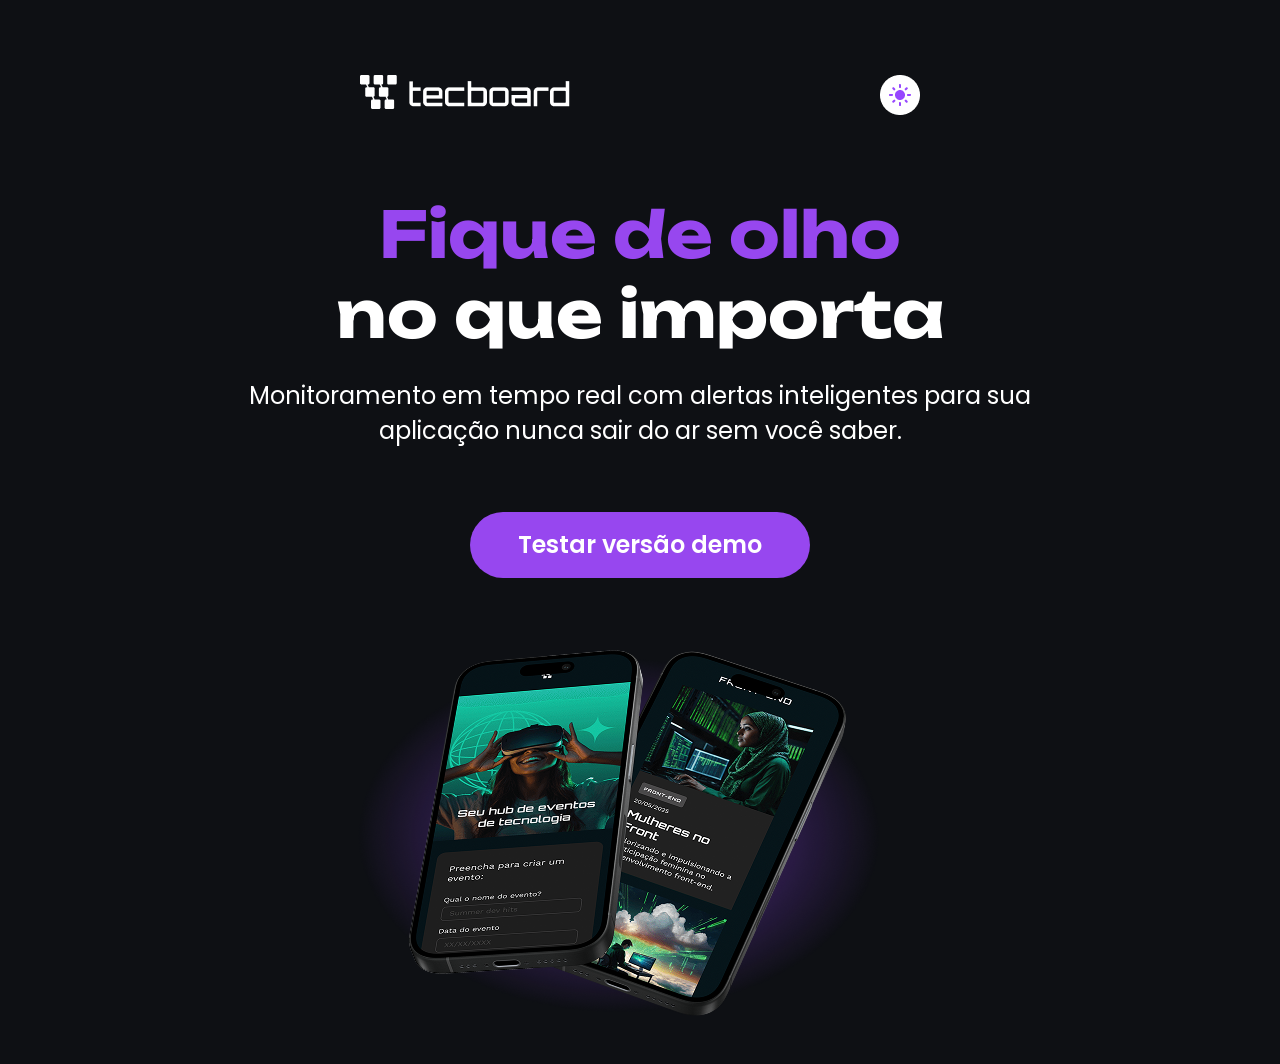
<file: indesx.html>
<!DOCTYPE html>
<html lang="pt-BR">
<head>
    <meta charset="UTF-8">
    <meta name="viewport" content="width=device-width, initial-scale=1.0">
    <link rel="stylesheet" href="./style/style.css">
    <link rel="icon" href="./img/favicon-logo-roxo.svg" type="image/svg+xml">
    <title>Tecboard</title>
</head>
<body>
    <header>
        <li class="header__principal">
            <ul class="header__image"><img src="./img/Logo-branco.png" alt="Logo preto Tecboard"></ul>
            <ul class="header__mode"><a href="index-white.html" class="mode"><img src="./img/Property 1=Light.png" alt="simbolo que representa ir para o modo escuro"></a></ul>
        </li>
    </header>
    <main>
        <section>
            <h1><span>Fique de olho</span><br> no que importa</h1>
            <p>Monitoramento em tempo real com alertas inteligentes para sua aplicação nunca sair do ar sem você saber.</p>
            <a href="#" class="button">Testar versão demo</a>

            <img src="./img/celulares-sobrepostos-desktop.png" alt="dois celulares pretos sobrepostos com uma sombra roxa sob eles.">
        </section>
    </main>
</body>
</html>
</file>
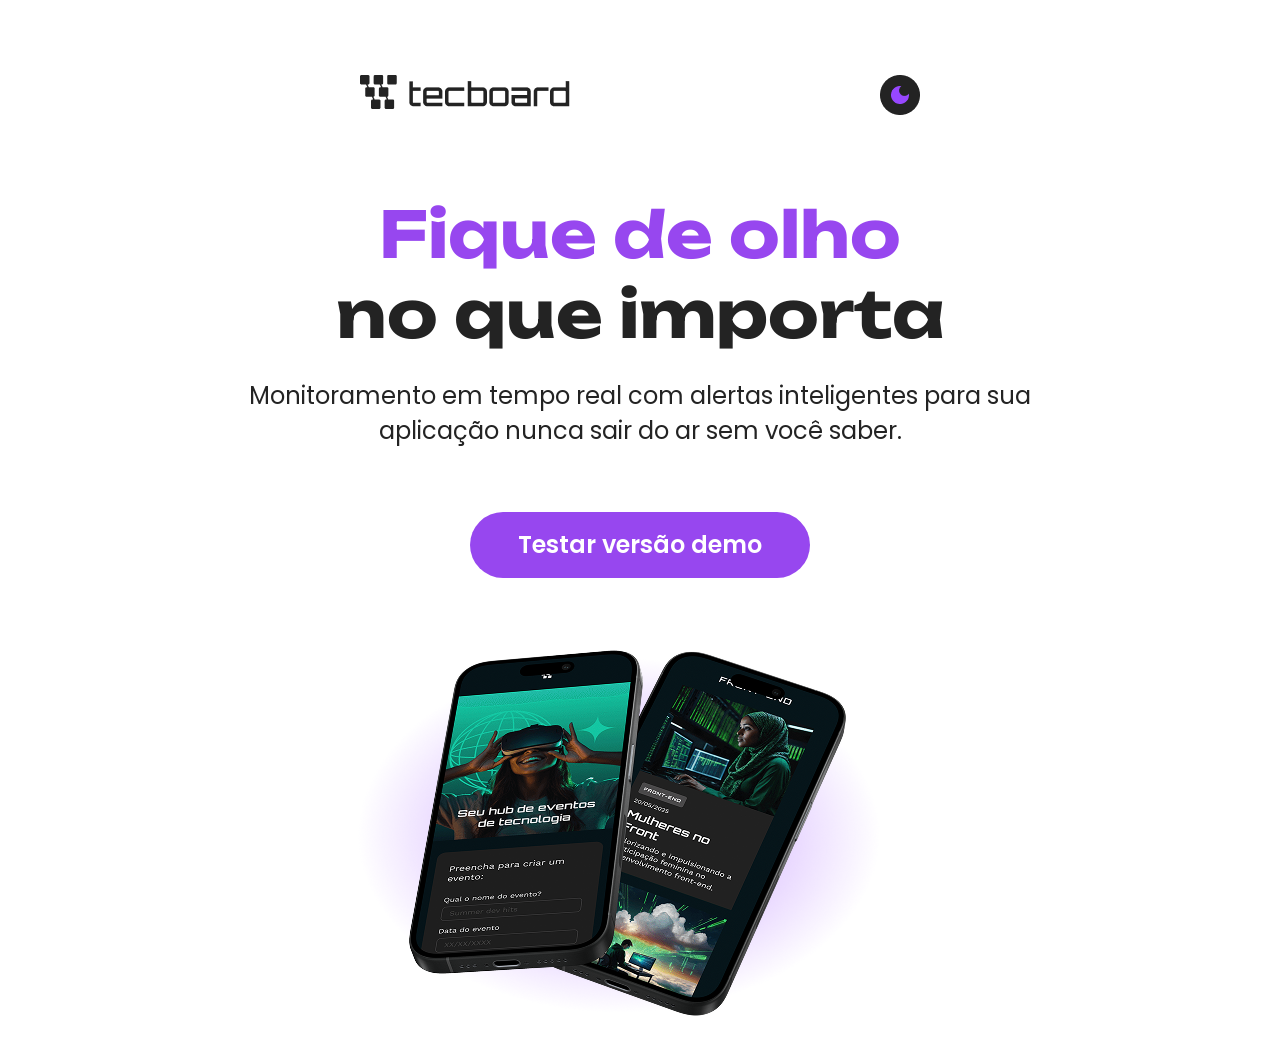
<file: index-white.html>
<!DOCTYPE html>
<html lang="pt-BR">
<head>
    <meta charset="UTF-8">
    <meta name="viewport" content="width=device-width, initial-scale=1.0">
    <link rel="stylesheet" href="./style/style.css">
    <link rel="icon" href="./img/favicon-logo-preto.svg" type="image/svg+xml">
    <title>Tecboard</title>
</head>
<body style="background-color: #FFFFFF;">
    <header>
        <li class="header__principal">
            <ul class="header__image"><img src="./img/Logo-preto.png" alt="Logo preto Tecboard"></ul>
            <ul class="header__mode"><a href="index.html" class="mode"><img src="./img/Property 1=Dark.png" alt="simbolo que representa ir para o modo claro"></a></ul>
        </li>
    </header>
    <main>
        <section>
            <h1 class="dark"><span>Fique de olho</span><br> no que importa</h1>
            <p class="paragrafo__dark">Monitoramento em tempo real com alertas inteligentes para sua aplicação nunca sair do ar sem você saber.</p>
            <a href="#" class="button">Testar versão demo</a>

            <img src="./img/celulares-sobrepostos-desktop.png" alt="dois celulares pretos sobrepostos com uma sombra roxa sob eles.">
        </section>
    </main>
</body>
</html>
</file>
<file: style/style.css>
@import url('https://fonts.googleapis.com/css2?family=Krona+One&family=Montserrat:ital,wght@0,100..900;1,100..900&family=Poppins:ital,wght@0,100;0,200;0,300;0,400;0,500;0,600;0,700;0,800;0,900;1,100;1,200;1,300;1,400;1,500;1,600;1,700;1,800;1,900&family=Unbounded:wght@200..900&display=swap');

:root {
  --primary-color: #9747EF;
  --secondary-color: #8233E8;
  
  --primary-text-color: #FFFFFF;
  --secondary-text-color: #232323;

  --primary-background-color: #0E1014;
  --secondary-background-color: #0E1014;

  --primary-font: "Poppins", sans-serif;
  --secondary-font: "Unbounded", sans-serif;
}

* {
  margin: 0;
  padding: 0;
}

body {
  min-height: 100vh;
  width: 100%;
  background-color: var(--primary-background-color);
}

.header__principal {
  display: flex;
  justify-content: space-between;
  margin: 75px 360px;
}


section {
  width: 792px;
  margin: auto;
  display: flex;
  flex-direction: column;
}

h1 {
  text-align: center;
  font-size: 4rem;
  font-family: var(--secondary-font);
  font-style: normal;
  font-weight: 700;
  color: var(--primary-text-color);
}

.dark {
  color: var(--secondary-text-color)
}

.paragrafo__dark {
  font-weight: 400;
  font-style: normal;
  color: var(--secondary-text-color);
}

span {
  color: var(--primary-color);
}

p {
  text-align: center;
  color: var(--primary-text-color);
  font-size: 1.5rem;
  font-family: var(--primary-font);
  margin: 24px auto;
  font-weight: 400;
  font-style: normal;
}

.button {
  font-family: var(--primary-font);
  font-size: 1.5rem;
  color: var(--primary-text-color);
  background-color: var(--primary-color);
  text-align: center;
  margin: 40px auto;
  padding: 24px 48px;
  border-radius: 36px;
  font-weight: 600;
  font-size: normal;
  text-decoration: none;
  line-height: 18px;
}

.button:hover {
  background-color: #8232E8;
}


@media (max-width: 1200px) {
  main {
    width: 100%;
  }
  
  section {
    width: auto;
    margin: 17px;
  }
  
  .header__principal {
    justify-content: space-between;
    margin: 32px 16px;
  }

  h1 {
    font-size: 2.5rem;
  }

  p {
    font-size: 1.25rem;
  }

  .button {
    padding: 24px;
    font-size: 1.25rem;
    line-height: 18px;
    font-weight: 600;
    font-style: normal;
  }

  .image {
    background-image: url(/Curso2/img/celulares-sobrepostos-mobile.png);
  }
}
</file>
